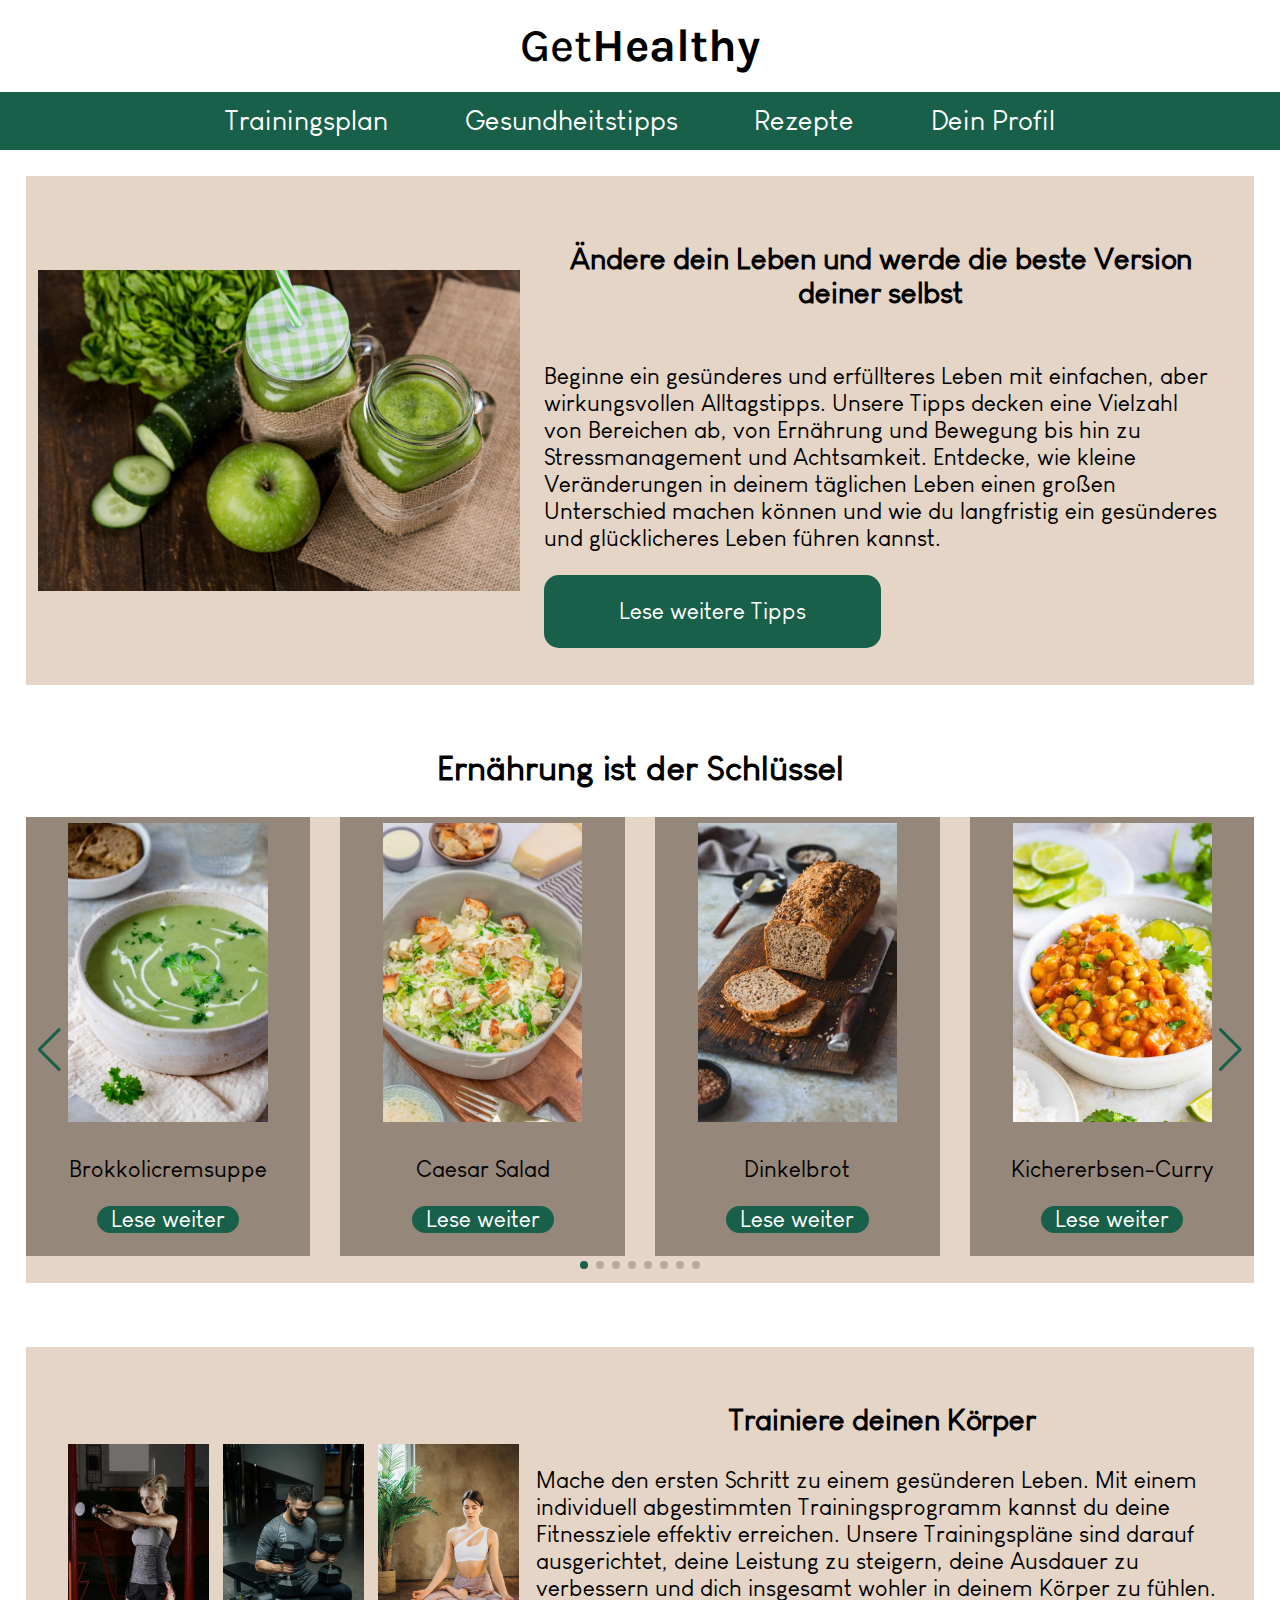
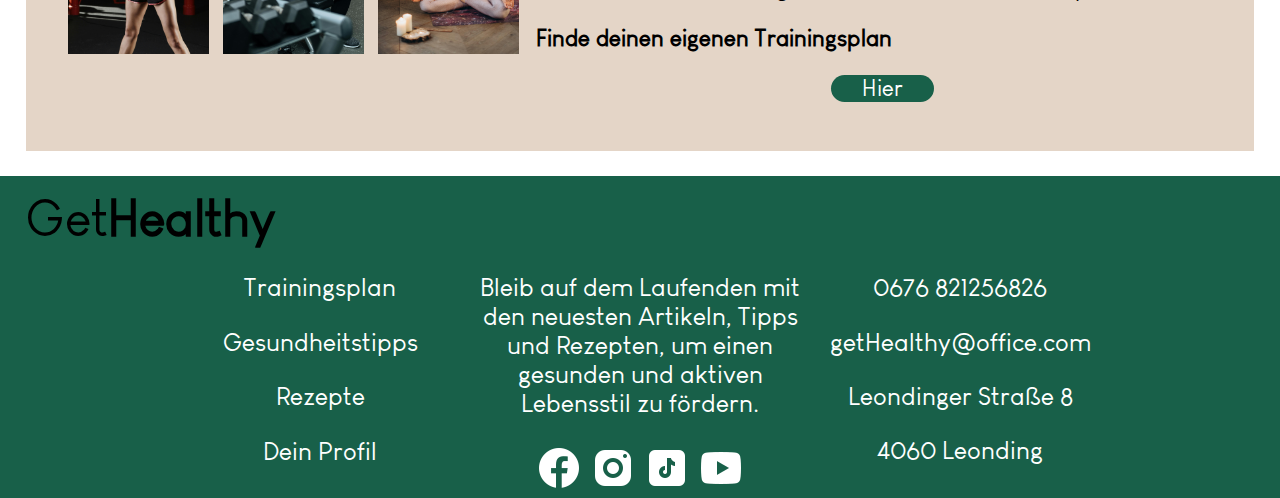
<file: project/GetHealthy/index.html>
<!DOCTYPE html>
<html lang="de">

<head>
    <meta charset="UTF-8">
    <meta name="viewport" content="width=device-width, initial-scale=1.0">
    <title>GetHealthy</title>
    <link rel="stylesheet" href="./Style/style.css">

    <link rel="stylesheet" href="https://cdn.jsdelivr.net/npm/swiper@11/swiper-bundle.min.css"/>
    <script src="https://cdn.jsdelivr.net/npm/swiper@11/swiper-bundle.min.js"></script>

    <script src="JS/JSONContent/RezeptDaten.js" defer></script>
    <script src="./JS/Index.js" defer></script>
</head>

<body>

<header>
    <a href="./index.html">
        <div class="banner">
            <div class="bannerImages">

            </div>

            <h1>Get<b>Healthy</b></h1>
        </div>
    </a>
    <div class="nav">
        <a href="./Pages/Trainingsplan.html" class="navitem">
            <div>Trainingsplan</div>
        </a>
        <a href="./Pages/Gesundheitstipps.html" class="navitem">
            <div>Gesundheitstipps</div>
        </a>
        <a href="./Pages/Rezepte.html" class="navitem">
            <div>Rezepte</div>
        </a>
        <a href="./Pages/Profil.html" class="navitem">
            <div>Dein Profil</div>
        </a>
    </div>
</header>

<div id="homeTippbox">
    <img src="./Images/gesundesEssen.jpg" alt="">
    <div class="column">
        <h3>Ändere dein Leben und werde die beste Version deiner selbst</h3>
        <p>Beginne ein gesünderes und erfüllteres Leben mit einfachen, aber
            wirkungsvollen Alltagstipps. Unsere Tipps decken eine Vielzahl von Bereichen ab, von
            Ernährung und Bewegung bis hin zu Stressmanagement und Achtsamkeit. Entdecke, wie kleine
            Veränderungen in deinem täglichen Leben einen großen Unterschied machen können und wie
            du langfristig ein gesünderes und glücklicheres Leben führen kannst.</p>
        <div class="button">
            <a href="./Pages/Gesundheitstipps.html">
                <p>Lese weitere Tipps</p>
            </a>
        </div>

    </div>

</div>

<h2>Ernährung ist der Schlüssel</h2>


<div class="swiper foodSwiper">
    <div class="swiper-wrapper" id="swiper-wrapper">

    </div>
    <div class="swiper-button-prev"></div>
    <div class="swiper-button-next"></div>
    <div class="swiper-pagination"></div>

</div>


<div id="homeTrainingsbox">
    <div id="trainingsboxImages">
        <img src="Images/FrauTrainiert.jpg" alt="">
        <img src="./Images/KurzhantelTranieren.jpg" alt="">
        <img src="./Images/Meditieren.jpg" alt="">
    </div>
    <div id="trainingsboxText">
        <h3>Trainiere deinen Körper</h3>
        <p>Mache den ersten Schritt zu einem gesünderen Leben. Mit einem individuell abgestimmten
            Trainingsprogramm kannst du deine Fitnessziele effektiv erreichen. Unsere Trainingspläne
            sind darauf ausgerichtet, deine Leistung zu steigern, deine Ausdauer zu verbessern und
            dich insgesamt wohler in deinem Körper zu fühlen.</p>
        <p><b>Finde deinen eigenen Trainingsplan</b></p>
        <div class="button">
            <a href="./Pages/Trainingsplan.html">
                <p>Hier</p>
            </a>
        </div>
    </div>
</div>

<footer>
    <h1>Get<b>Healthy</b></h1>
    <div class="row">
        <div class="threeColumns">
            <p><a href="./Pages/Trainingsplan.html">Trainingsplan</a></p>
            <p><a href="./Pages/Gesundheitstipps.html">Gesundheitstipps</a></p>
            <p><a href="./Pages/Rezepte.html">Rezepte</a></p>
            <p><a href="./Pages/Profil.html">Dein Profil</a></p>
        </div>
        <div class="threeColumns">
            <p>Bleib auf dem Laufenden mit den neuesten Artikeln, Tipps und Rezepten, um einen
                gesunden und aktiven Lebensstil zu fördern.</p>
            <img src="./Images/icons8-facebook-48.png" alt="">
            <img src="./Images/icons8-instagram-48.png" alt="">
            <img src="./Images/icons8-tiktok-48.png" alt="">
            <img src="./Images/icons8-youtube-48.png" alt="">
        </div>
        <div class="threeColumns">
            <p>0676 821256826</p>
            <p>getHealthy@office.com</p>
            <p>Leondinger Straße 8</p>
            <p>4060 Leonding</p>
        </div>
    </div>

</footer>
</body>

</html>
</file>
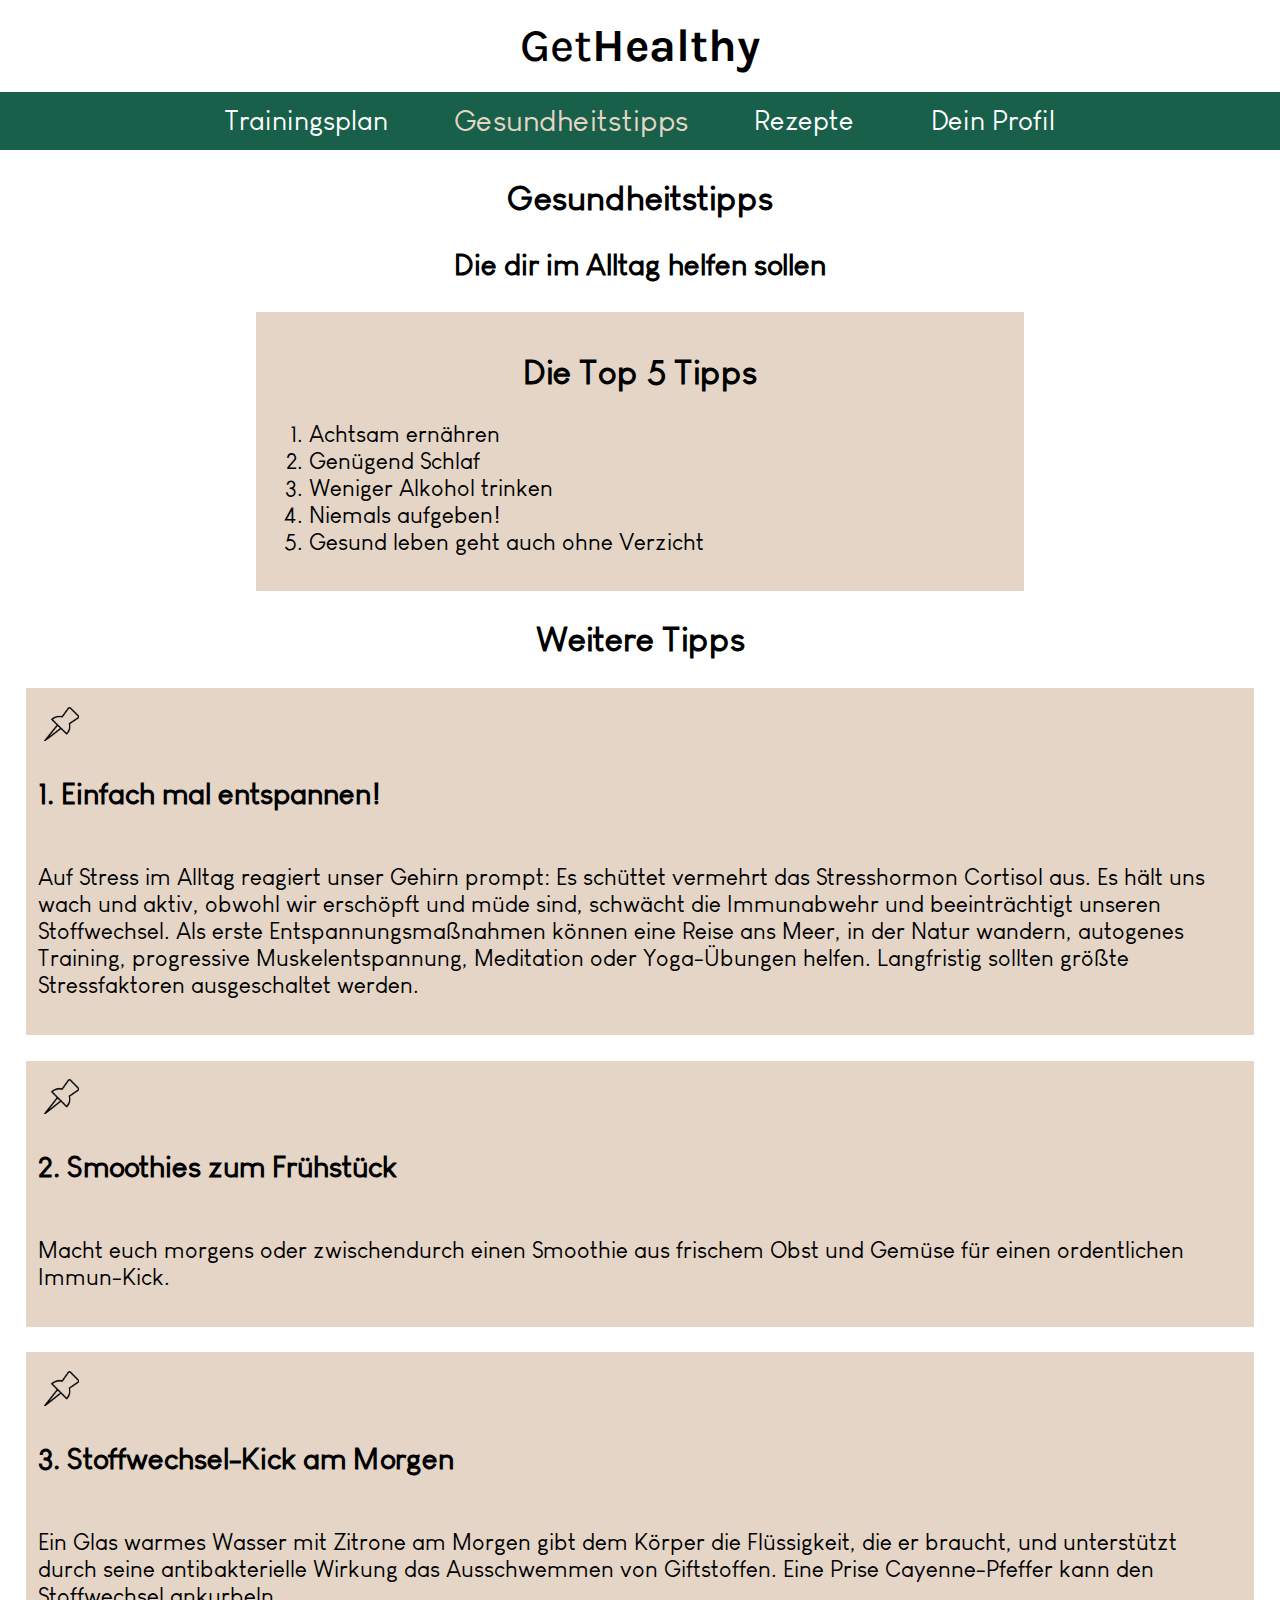
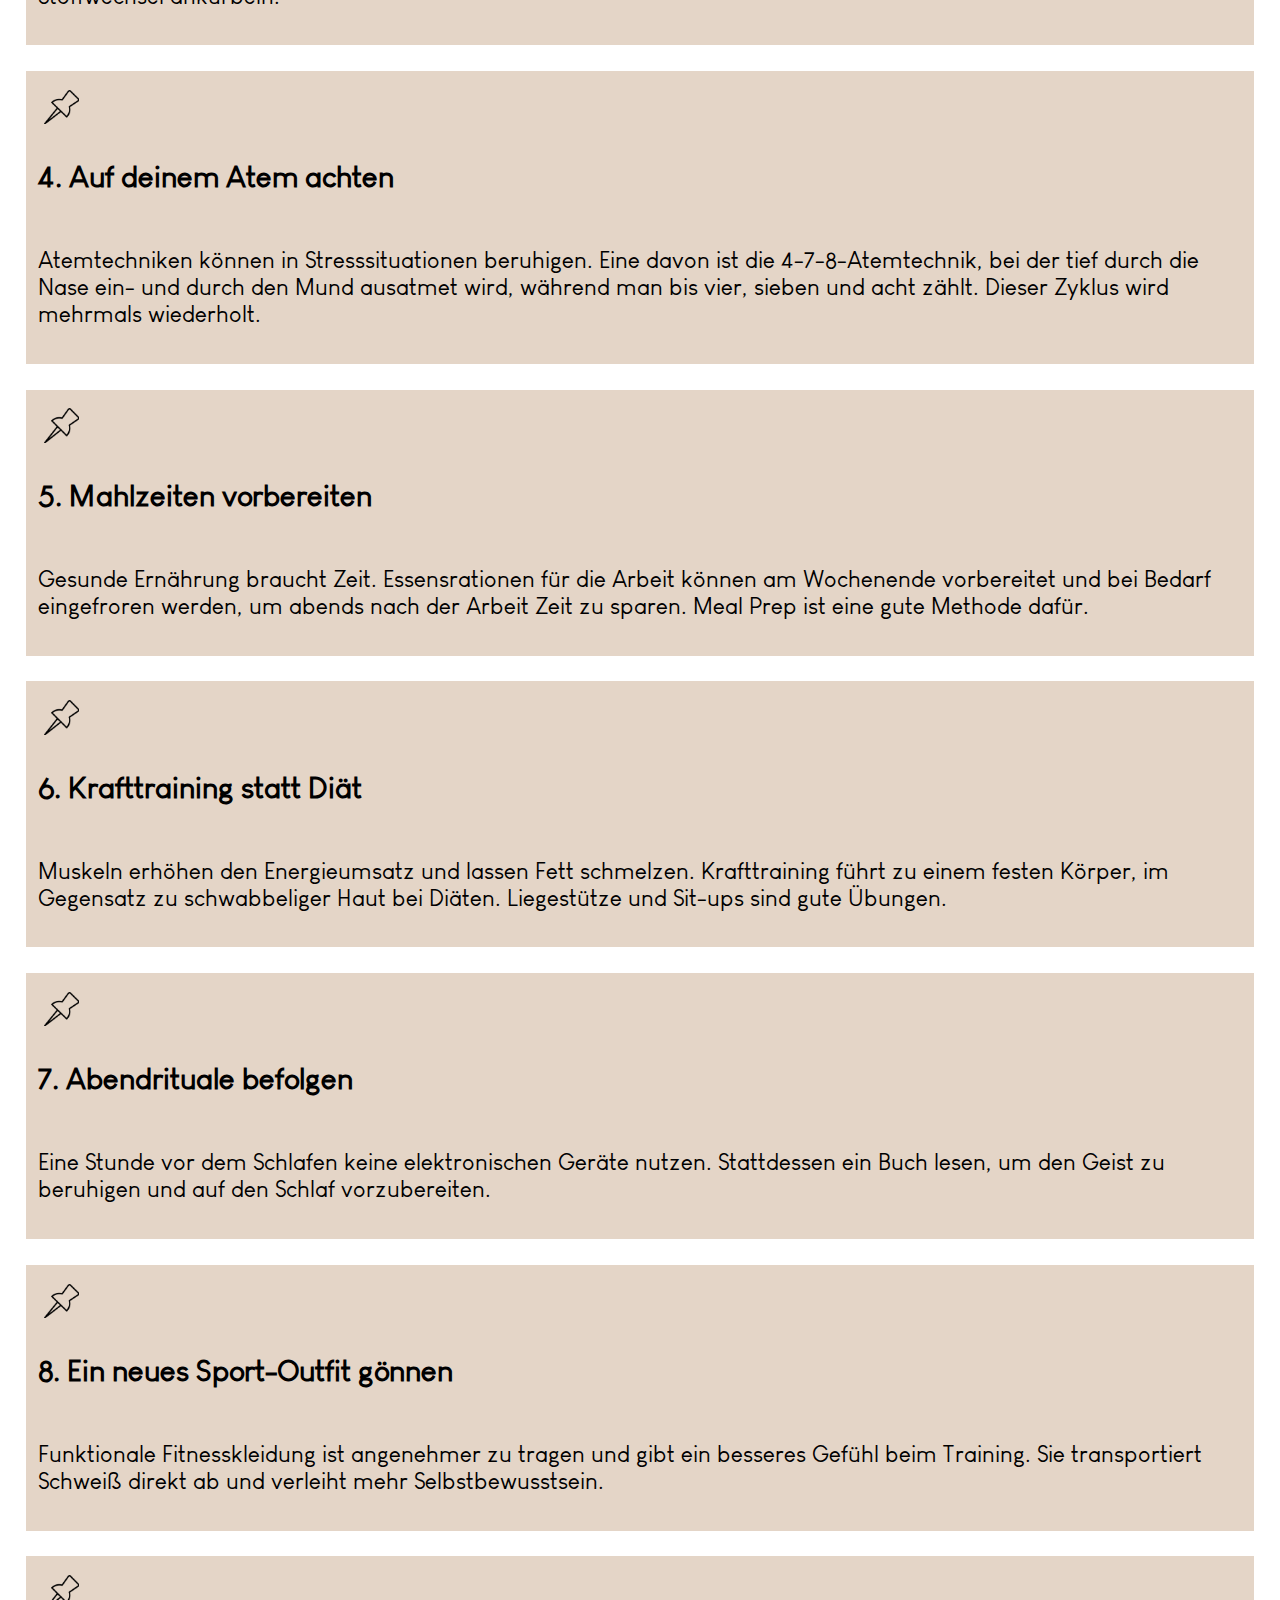
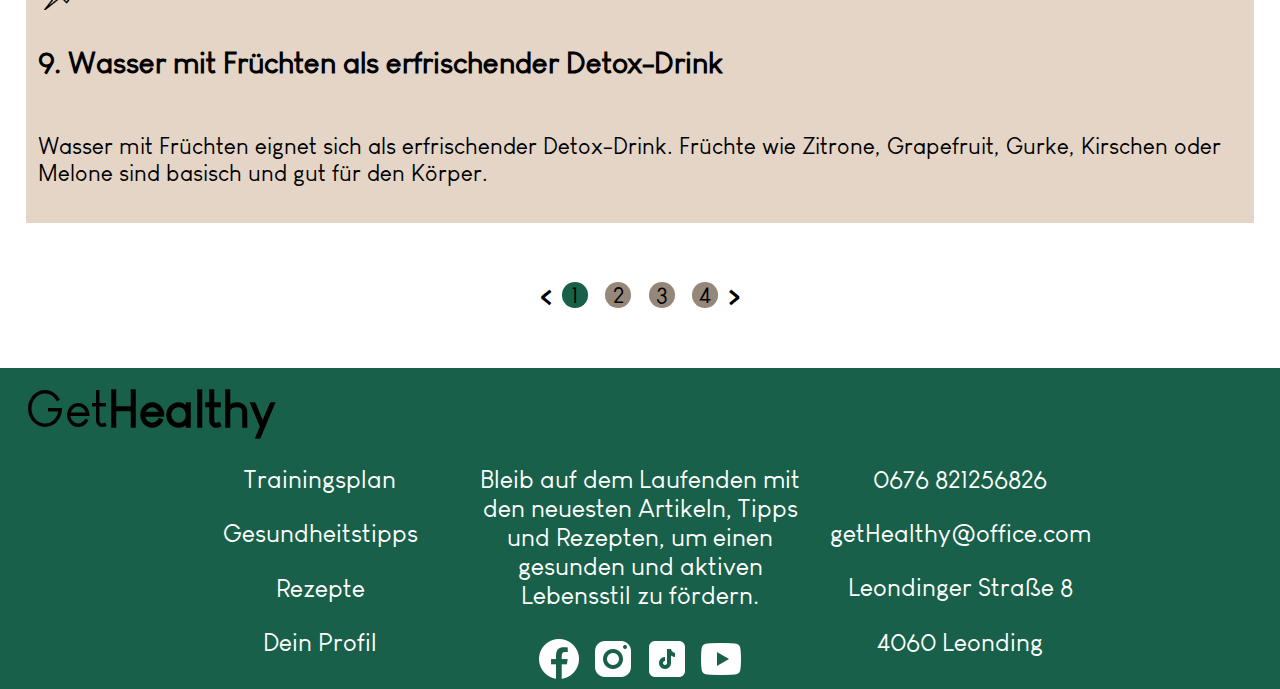
<file: project/GetHealthy/Pages/Gesundheitstipps.html>
<!DOCTYPE html>
<html lang="de">
<head>
    <meta charset="UTF-8">
    <meta name="viewport" content="width=device-width, initial-scale=1.0">
    <title>GetHealthy - Gesundheitstipps</title>
    <link rel="stylesheet" href="../Style/style.css">
    <script src="../JS/JSONContent/TippDaten.js" defer></script>
    <script src="../JS/Gesundheitstipps.js" defer></script>
</head>
<body>
<header>
    <a href="../index.html">
        <div class="banner">
            <div class="bannerImages">
            </div>
            <h1>Get<b>Healthy</b></h1>
        </div>
    </a>
    <div class="nav">
        <a href="Trainingsplan.html" class="navitem">
            <div>Trainingsplan</div>
        </a>
        <a href="Gesundheitstipps.html" class="navitem">
            <div id="current">Gesundheitstipps</div>
        </a>
        <a href="Rezepte.html" class="navitem">
            <div>Rezepte</div>
        </a>
        <a href="Profil.html" class="navitem">
            <div>Dein Profil</div>
        </a>
    </div>
</header>
<h2>Gesundheitstipps</h2>
<h3>Die dir im Alltag helfen sollen</h3>
<div id="toplistBox">
    <h2>Die Top 5 Tipps</h2>
    <ol>
        <li onclick="showOneTipp(26)">Achtsam ernähren</li>
        <li onclick="showOneTipp(9)">Genügend Schlaf</li>
        <li onclick="showOneTipp(17)">Weniger Alkohol trinken</li>
        <li onclick="showOneTipp(12)">Niemals aufgeben!</li>
        <li onclick="showOneTipp(14)">Gesund leben geht auch ohne Verzicht</li>
    </ol>
    <div id="startPoint"></div>
</div>
<h2>Weitere Tipps</h2>
<div id="allTipps"></div>
<div id="pageNavigation">
    <h3 onclick="previousTipps()">&lt;</h3>
    <div class="circlePageNav" onclick="showTipps(0)" id="circlePageNav0">1</div>
    <div class="circlePageNav" onclick="showTipps(1)" id="circlePageNav1">2</div>
    <div class="circlePageNav" onclick="showTipps(2)" id="circlePageNav2">3</div>
    <div class="circlePageNav" onclick="showTipps(3)" id="circlePageNav3">4</div>
    <h3 onclick="nextTipps()">&gt;</h3>
</div>
<footer>
    <h1>Get<b>Healthy</b></h1>
    <div class="row">
        <div class="threeColumns">
            <p><a href="./Trainingsplan.html">Trainingsplan</a></p>
            <p><a href="./Gesundheitstipps.html">Gesundheitstipps</a></p>
            <p><a href="./Rezepte.html">Rezepte</a></p>
            <p><a href="./Profil.html">Dein Profil</a></p>
        </div>
        <div class="threeColumns">
            <p>Bleib auf dem Laufenden mit den neuesten Artikeln, Tipps und Rezepten, um einen
                gesunden und aktiven Lebensstil zu fördern.
            </p>
            <img src="../Images/icons8-facebook-48.png" alt="">
            <img src="../Images/icons8-instagram-48.png" alt="">
            <img src="../Images/icons8-tiktok-48.png" alt="">
            <img src="../Images/icons8-youtube-48.png" alt="">
        </div>
        <div class="threeColumns">
            <p>0676 821256826</p>
            <p>getHealthy@office.com</p>
            <p>Leondinger Straße 8</p>
            <p>4060 Leonding</p>
        </div>
    </div>
</footer>
</body>
</html>
</file>
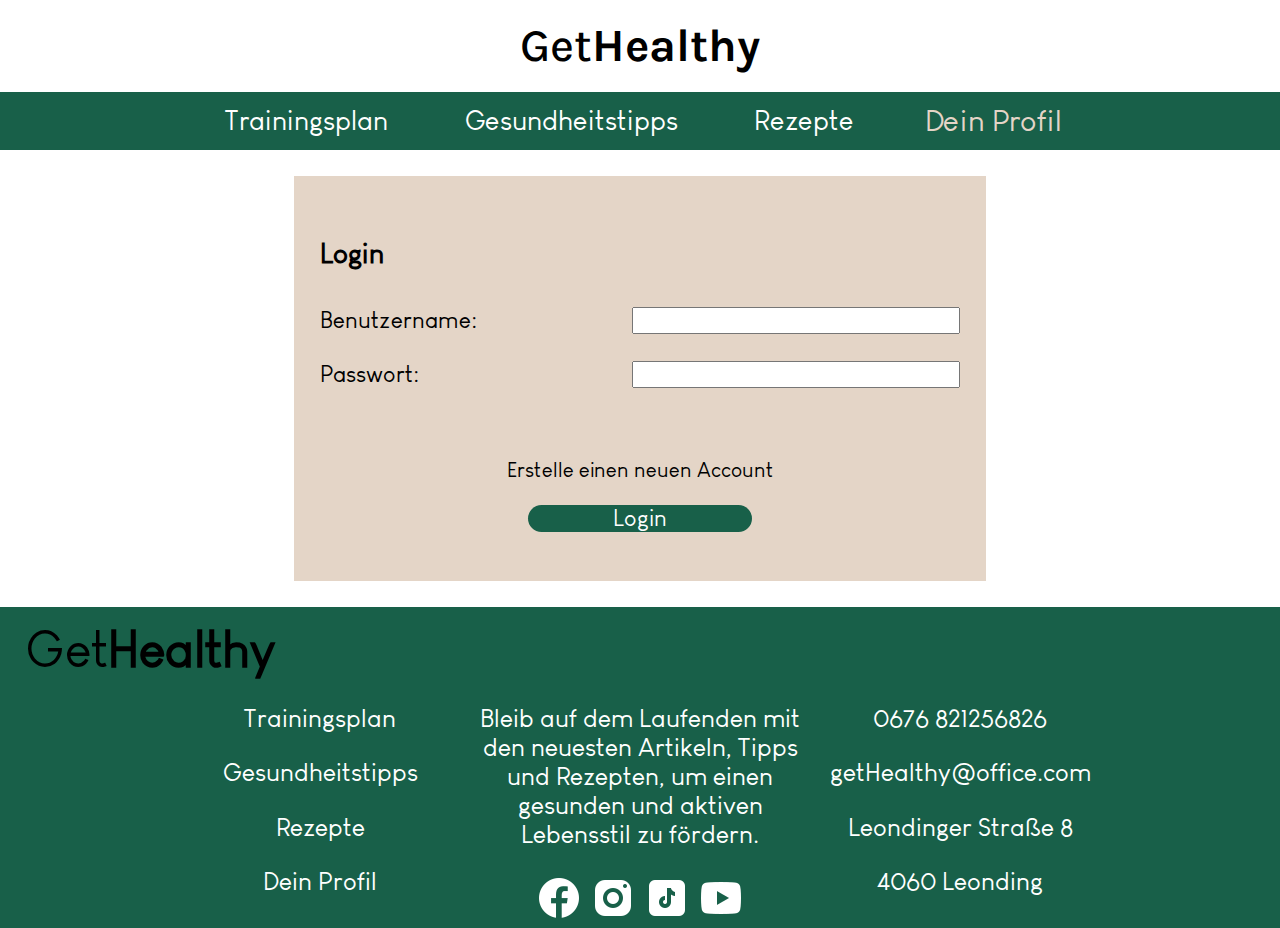
<file: project/GetHealthy/Pages/Profil.html>
<!DOCTYPE html>
<html lang="de">
<head>
    <meta charset="UTF-8">
    <meta name="viewport" content="width=device-width, initial-scale=1.0">
    <title>GetHealthy - Dein Profil</title>
    <link rel="stylesheet" href="../Style/style.css">
    <link rel="stylesheet" href="https://cdn.jsdelivr.net/npm/swiper@11/swiper-bundle.min.css"/>
    <script src="https://cdn.jsdelivr.net/npm/swiper@11/swiper-bundle.min.js"></script>
    <script src="../JS/JSONContent/RezeptDaten.js"></script>
    <script src="../JS/JSONContent/TippDaten.js"></script>
    <script src="../JS/JSONContent/TrainingsDaten.js"></script>
    <script src="../JS/Profil.js" defer></script>
</head>
<body>
<header>
    <a href="../index.html">
        <div class="banner">
            <div class="bannerImages"></div>
            <h1>Get<b>Healthy</b></h1>
        </div>
    </a>
    <div class="nav">
        <a href="Trainingsplan.html" class="navitem">
            <div>Trainingsplan</div>
        </a>
        <a href="Gesundheitstipps.html" class="navitem">
            <div>Gesundheitstipps</div>
        </a>
        <a href="Rezepte.html" class="navitem">
            <div>Rezepte</div>
        </a>
        <a href="Profil.html" class="navitem">
            <div id="current">Dein Profil</div>
        </a>
    </div>
</header>
<div id="content">
    <div id="loginBox">
        <div id="login"></div>
    </div>
</div>
<footer>
    <h1>Get<b>Healthy</b></h1>
    <div class="row">
        <div class="threeColumns">
            <p><a href="./Trainingsplan.html">Trainingsplan</a></p>
            <p><a href="./Gesundheitstipps.html">Gesundheitstipps</a></p>
            <p><a href="./Rezepte.html">Rezepte</a></p>
            <p><a href="./Profil.html">Dein Profil</a></p>
        </div>
        <div class="threeColumns">
            <p>Bleib auf dem Laufenden mit den neuesten Artikeln, Tipps und Rezepten, um einen
                gesunden und aktiven Lebensstil zu fördern.
            </p>
            <img src="../Images/icons8-facebook-48.png" alt="">
            <img src="../Images/icons8-instagram-48.png" alt="">
            <img src="../Images/icons8-tiktok-48.png" alt="">
            <img src="../Images/icons8-youtube-48.png" alt="">
        </div>
        <div class="threeColumns">
            <p>0676 821256826</p>
            <p>getHealthy@office.com</p>
            <p>Leondinger Straße 8</p>
            <p>4060 Leonding</p>
        </div>
    </div>
</footer>
</body>
</html>
</file>
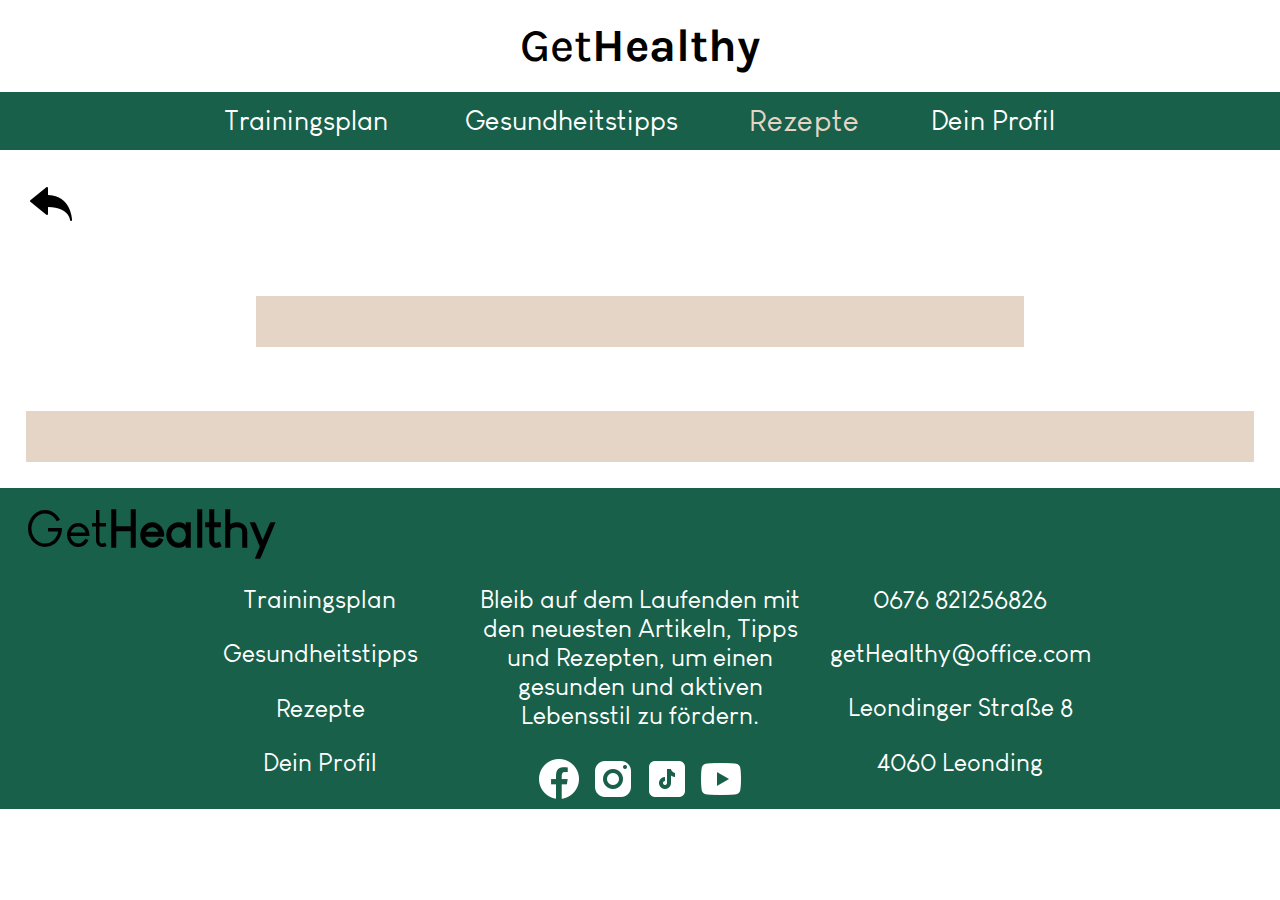
<file: project/GetHealthy/Pages/RezeptDetail.html>
<!DOCTYPE html>
<html lang="de">
<head>
    <meta charset="UTF-8">
    <meta name="viewport" content="width=device-width, initial-scale=1.0">
    <title id="title">GetHealthy - Rezepte 'Detail'</title>
    <link rel="stylesheet" href="../Style/style.css">
    <script src="../JS/JSONContent/RezeptDaten.js" defer></script>
    <script src="../JS/RezepteDetail.js" defer></script>
</head>
<body>
<header>
    <a href="../index.html">
        <div class="banner">
            <div class="bannerImages">
            </div>
            <h1>Get<b>Healthy</b></h1>
        </div>
    </a>
    <div class="nav">
        <a href="Trainingsplan.html" class="navitem">
            <div>Trainingsplan</div>
        </a>
        <a href="Gesundheitstipps.html" class="navitem">
            <div>Gesundheitstipps</div>
        </a>
        <a href="Rezepte.html" class="navitem">
            <div id="current">Rezepte</div>
        </a>
        <a href="Profil.html" class="navitem">
            <div>Dein Profil</div>
        </a>
    </div>
</header>
<a href="./Rezepte.html" id="returnLink">
    <img src="../Images/icon_pfeil.png" alt="pfeil" class="return">
</a>
<div id="recipe"></div>
<div id="recipeSuggestions">
</div>
<footer>
    <h1>Get<b>Healthy</b></h1>
    <div class="row">
        <div class="threeColumns">
            <p><a href="./Trainingsplan.html">Trainingsplan</a></p>
            <p><a href="./Gesundheitstipps.html">Gesundheitstipps</a></p>
            <p><a href="./Rezepte.html">Rezepte</a></p>
            <p><a href="./Profil.html">Dein Profil</a></p>
        </div>
        <div class="threeColumns">
            <p>Bleib auf dem Laufenden mit den neuesten Artikeln, Tipps und Rezepten, um einen
                gesunden und aktiven Lebensstil zu fördern.
            </p>
            <img src="../Images/icons8-facebook-48.png" alt="">
            <img src="../Images/icons8-instagram-48.png" alt="">
            <img src="../Images/icons8-tiktok-48.png" alt="">
            <img src="../Images/icons8-youtube-48.png" alt="">
        </div>
        <div class="threeColumns">
            <p>0676 821256826</p>
            <p>getHealthy@office.com</p>
            <p>Leondinger Straße 8</p>
            <p>4060 Leonding</p>
        </div>
    </div>
</footer>
</body>
</html>
</file>
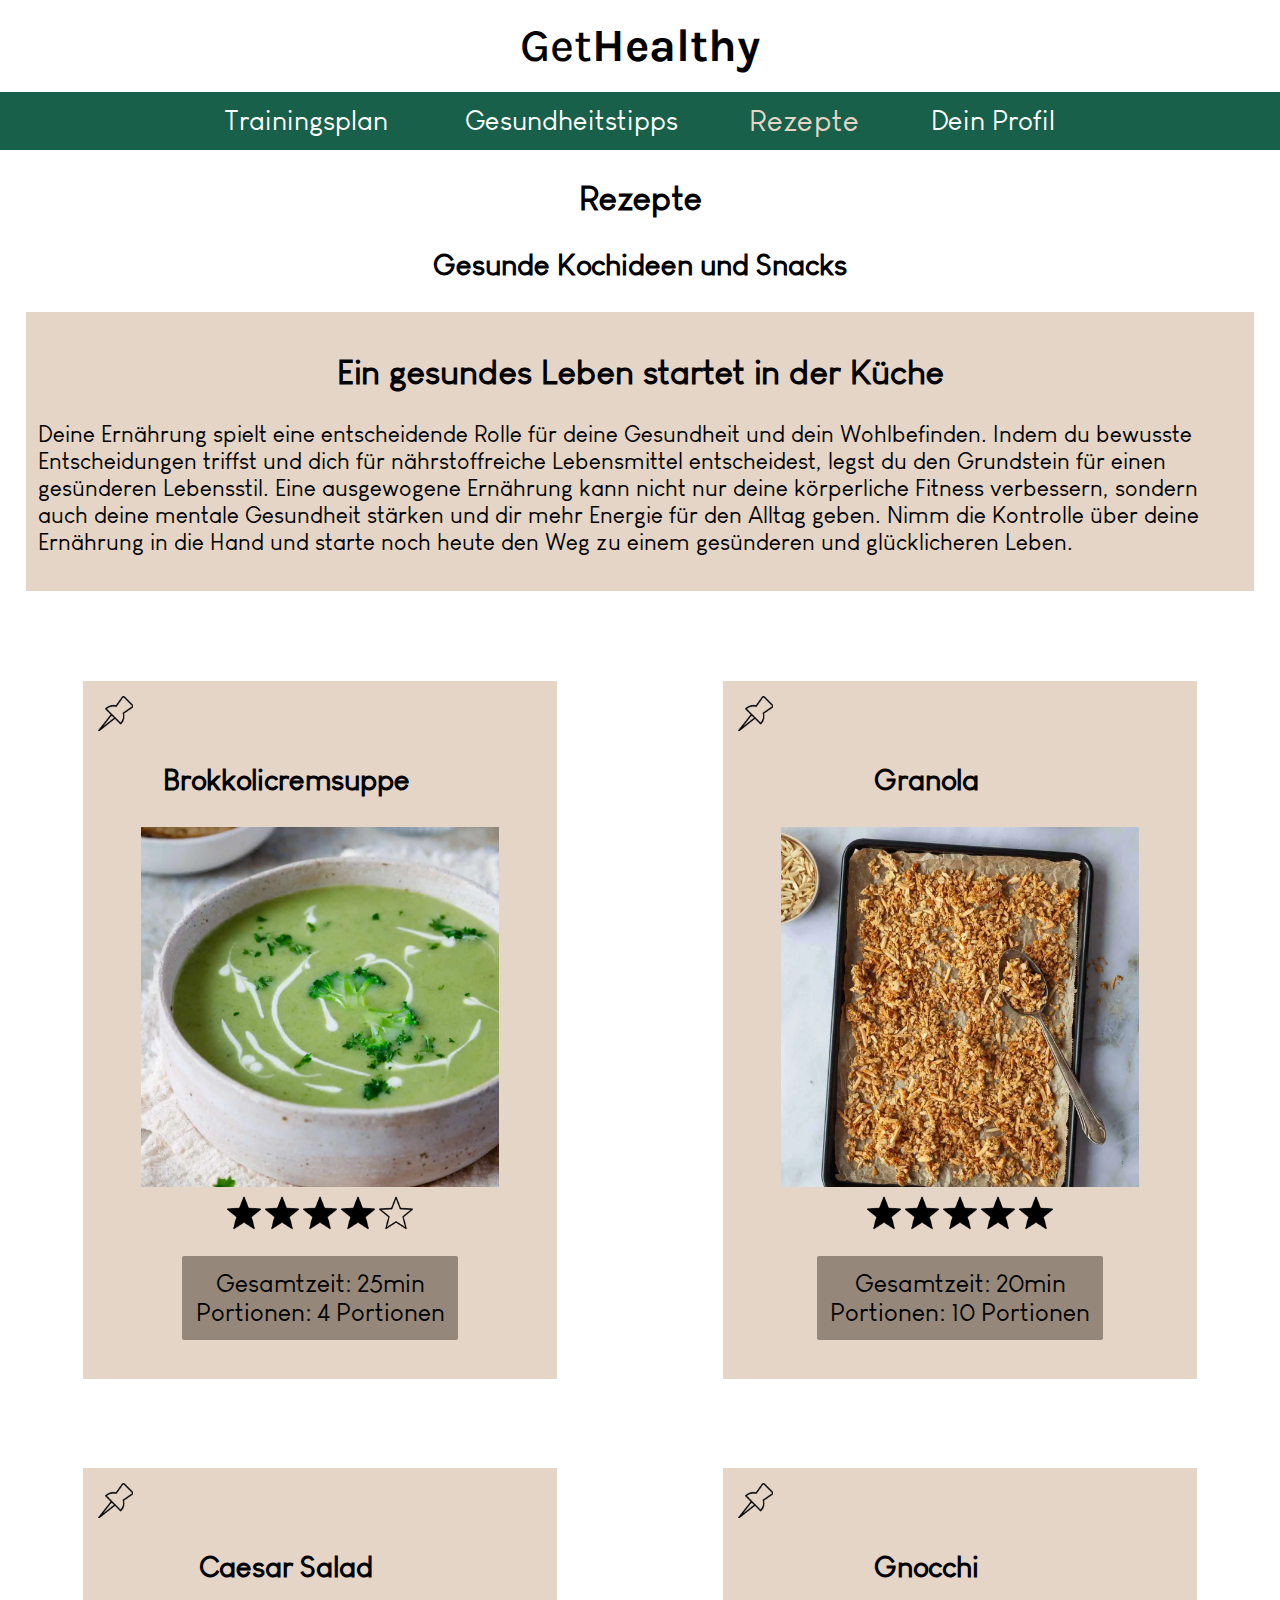
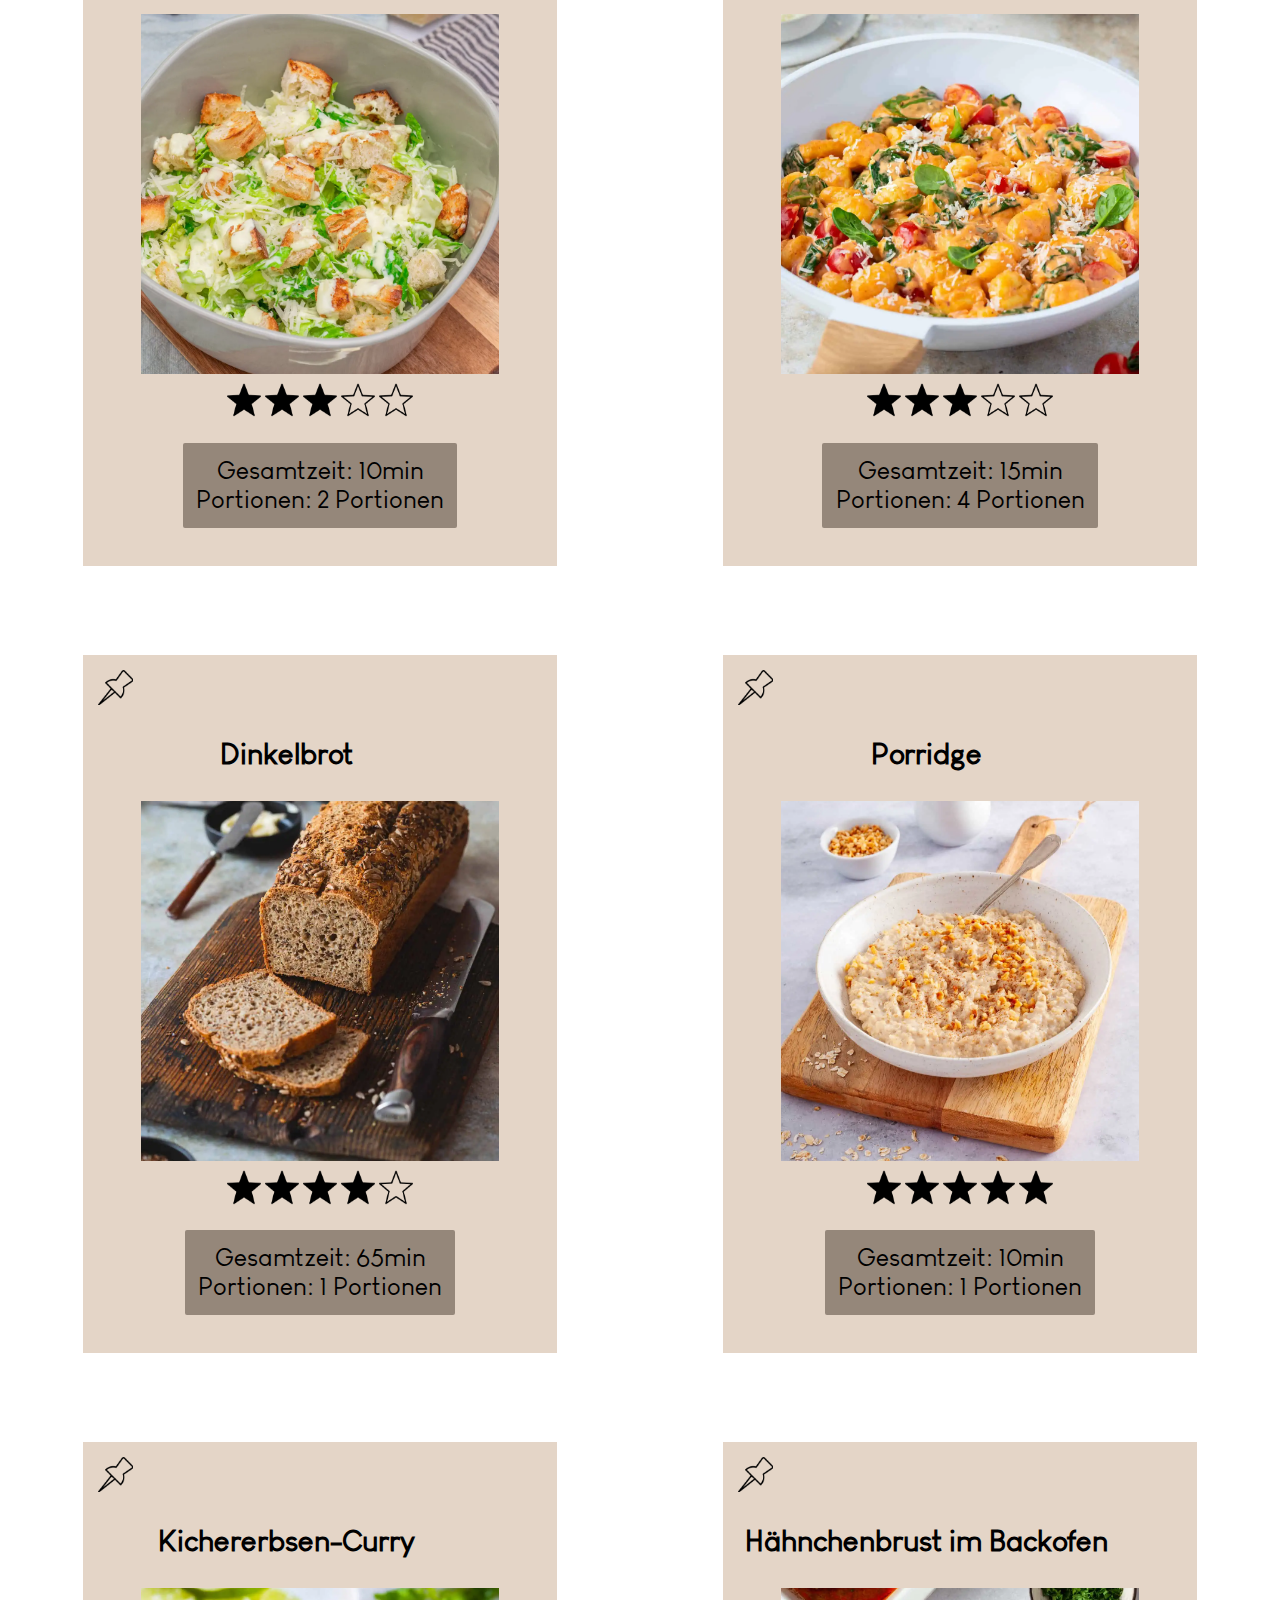
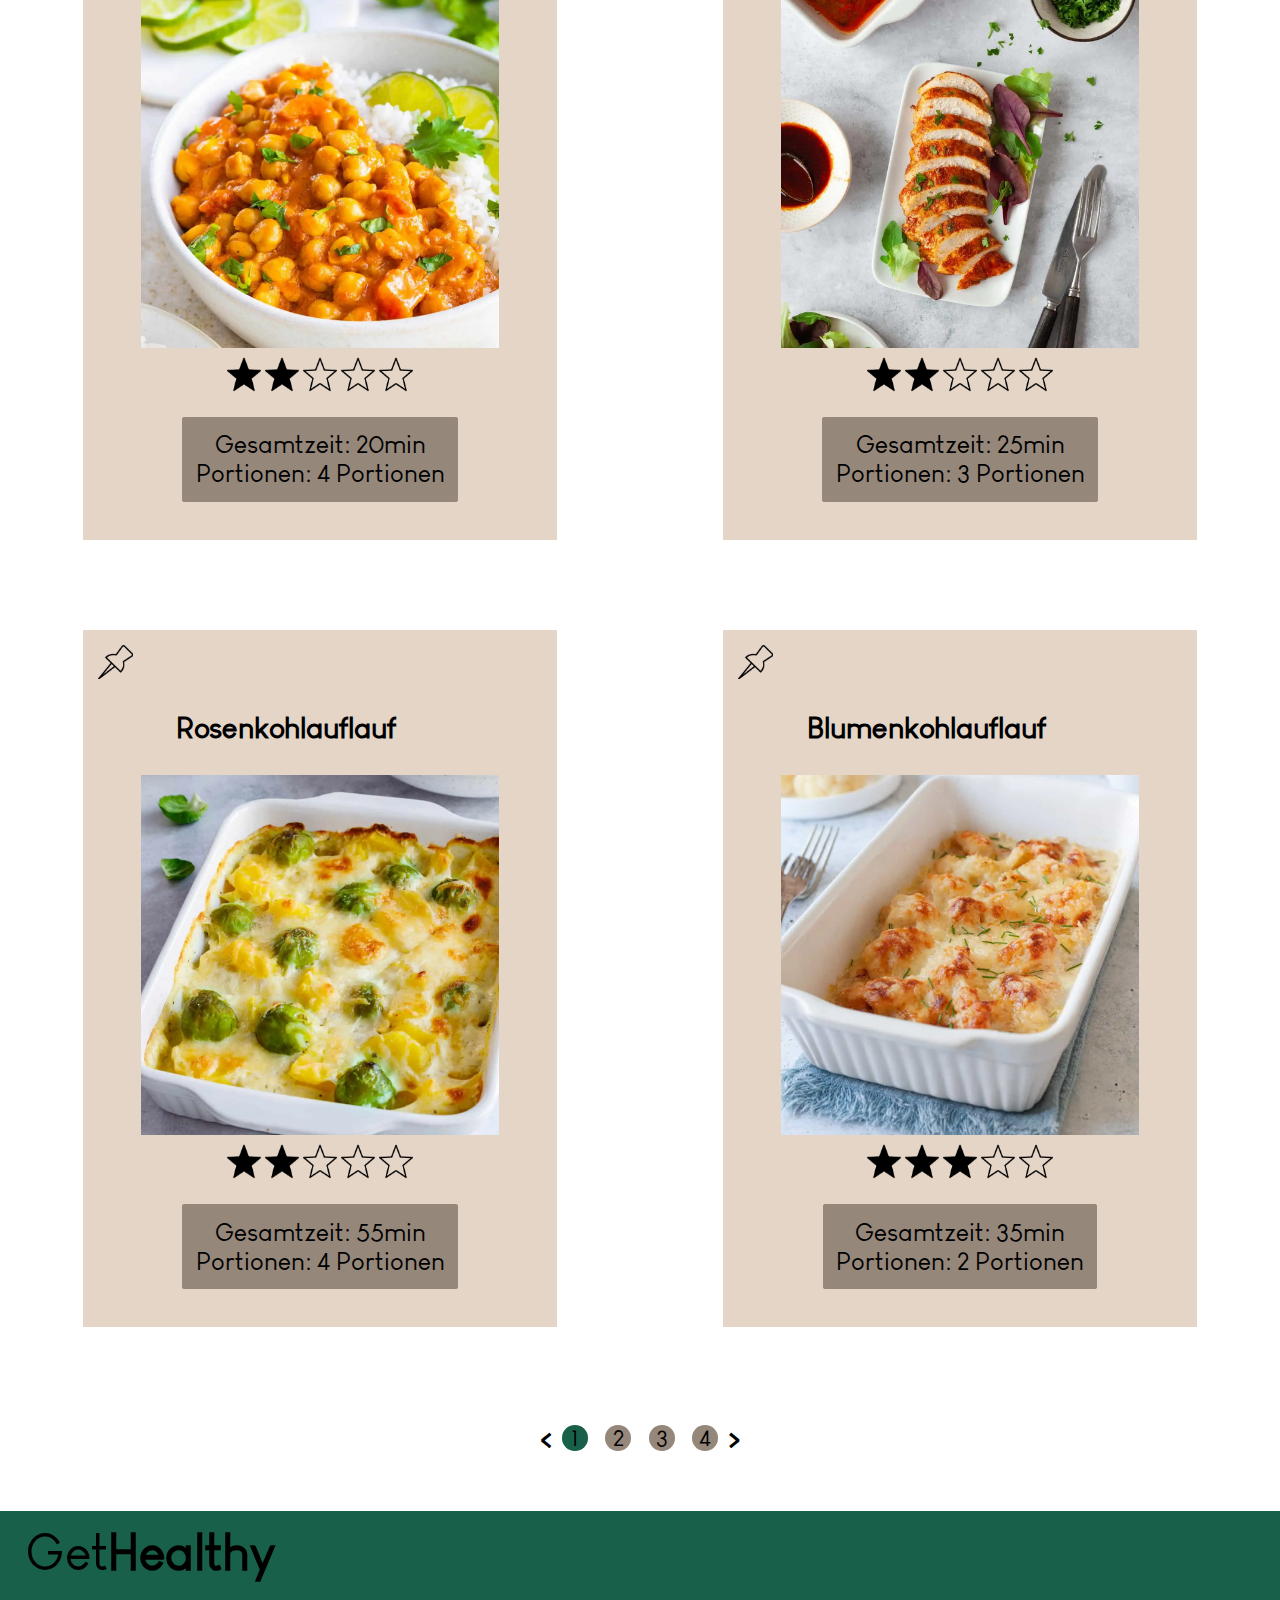
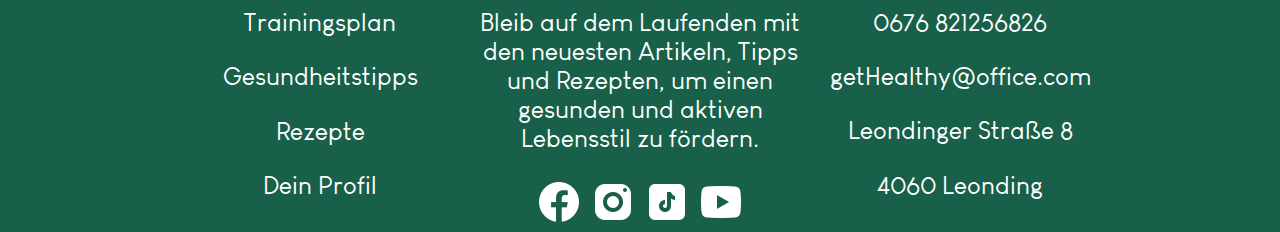
<file: project/GetHealthy/Pages/Rezepte.html>
<!DOCTYPE html>
<html lang="de">
<head>
    <meta charset="UTF-8">
    <meta name="viewport" content="width=device-width, initial-scale=1.0">
    <title>GetHealthy - Rezepte </title>
    <link rel="stylesheet" href="../Style/style.css">
    <script src="../JS/JSONContent/RezeptDaten.js" defer></script>
    <script src="../JS/Rezepte.js" defer></script>
</head>
<body>
<header>
    <a href="../index.html">
        <div class="banner">
            <div class="bannerImages"></div>
            <h1>Get<b>Healthy</b></h1>
        </div>
    </a>
    <div class="nav">
        <a href="Trainingsplan.html" class="navitem">
            <div>Trainingsplan</div>
        </a>
        <a href="Gesundheitstipps.html" class="navitem">
            <div>Gesundheitstipps</div>
        </a>
        <a href="Rezepte.html" class="navitem">
            <div id="current">Rezepte</div>
        </a>
        <a href="Profil.html" class="navitem">
            <div>Dein Profil</div>
        </a>
    </div>
</header>
<h2>Rezepte</h2>
<h3>Gesunde Kochideen und Snacks </h3>
<div id="foodIntroduction">
    <h2>Ein gesundes Leben startet in der Küche</h2>
    <p>Deine Ernährung spielt eine entscheidende Rolle für deine Gesundheit und dein Wohlbefinden. Indem du
        bewusste Entscheidungen triffst und dich für nährstoffreiche Lebensmittel entscheidest, legst du
        den Grundstein für einen gesünderen Lebensstil. Eine ausgewogene Ernährung kann nicht nur deine
        körperliche Fitness verbessern, sondern auch deine mentale Gesundheit stärken und dir mehr
        Energie für den Alltag geben. Nimm die Kontrolle über deine Ernährung in die Hand und starte
        noch heute den Weg zu einem gesünderen und glücklicheren Leben.
    </p>
    <p id="startPoint"></p>
</div>
<div id="allRecipes"></div>
<div id="pageNavigation">
    <h3 onclick="previousRecipes()">&lt;</h3>
    <div class="circlePageNav" onclick="loadAllRecipes(0)" id="circlePageNav0">1</div>
    <div class="circlePageNav" onclick="loadAllRecipes(1)" id="circlePageNav1">2</div>
    <div class="circlePageNav" onclick="loadAllRecipes(2)" id="circlePageNav2">3</div>
    <div class="circlePageNav" onclick="loadAllRecipes(3)" id="circlePageNav3">4</div>
    <h3 onclick="nextRecipes()">&gt;</h3>
</div>
<footer>
    <h1>Get<b>Healthy</b></h1>
    <div class="row">
        <div class="threeColumns">
            <p><a href="./Trainingsplan.html">Trainingsplan</a></p>
            <p><a href="./Gesundheitstipps.html">Gesundheitstipps</a></p>
            <p><a href="./Rezepte.html">Rezepte</a></p>
            <p><a href="./Profil.html">Dein Profil</a></p>
        </div>
        <div class="threeColumns">
            <p>Bleib auf dem Laufenden mit den neuesten Artikeln, Tipps und Rezepten, um einen
                gesunden und aktiven Lebensstil zu fördern.
            </p>
            <img src="../Images/icons8-facebook-48.png" alt="">
            <img src="../Images/icons8-instagram-48.png" alt="">
            <img src="../Images/icons8-tiktok-48.png" alt="">
            <img src="../Images/icons8-youtube-48.png" alt="">
        </div>
        <div class="threeColumns">
            <p>0676 821256826</p>
            <p>getHealthy@office.com</p>
            <p>Leondinger Straße 8</p>
            <p>4060 Leonding</p>
        </div>
    </div>
</footer>
</body>
</html>
</file>
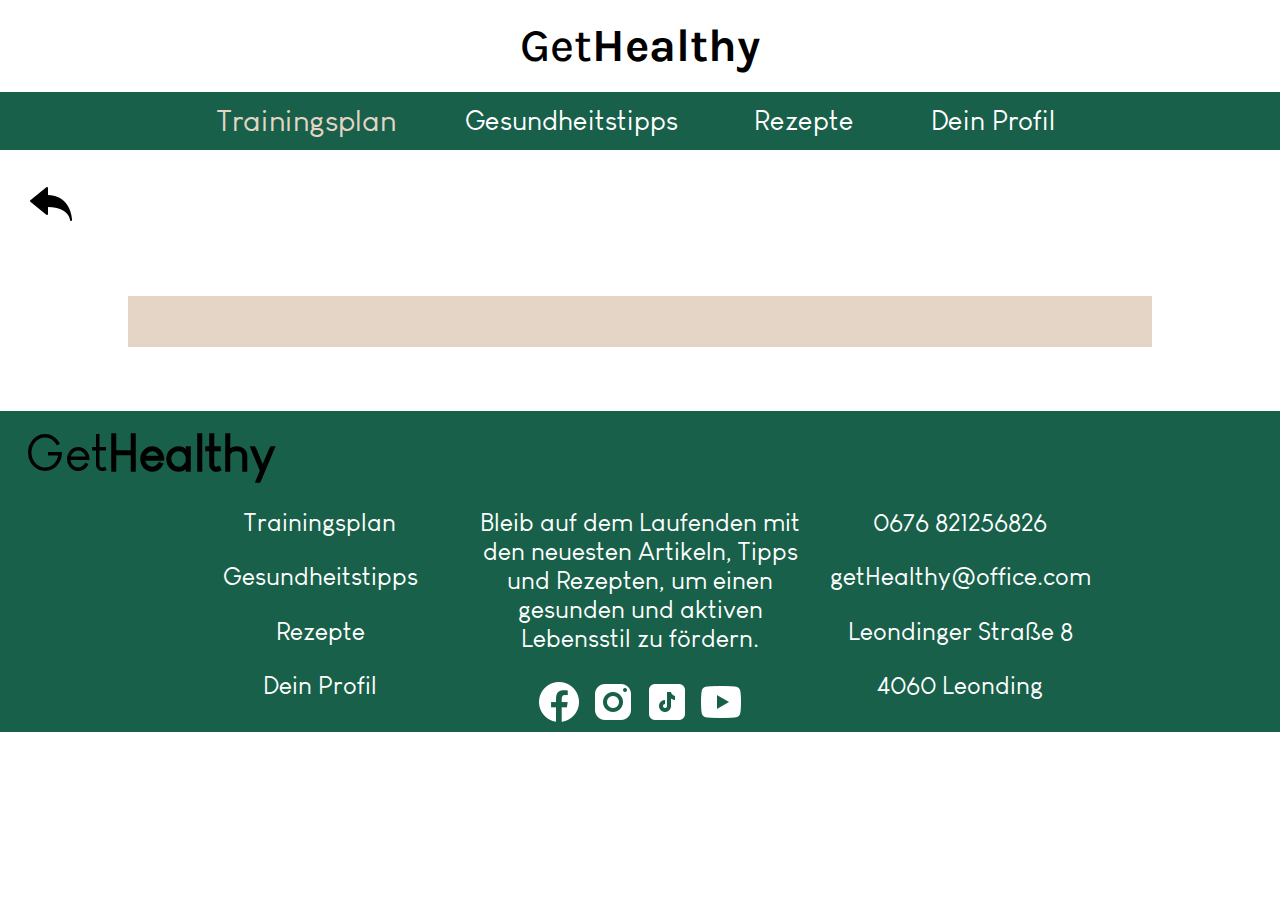
<file: project/GetHealthy/Pages/TrainingDetail.html>
<!DOCTYPE html>
<html lang="de">
<head>
    <meta charset="UTF-8">
    <meta name="viewport" content="width=device-width, initial-scale=1.0">
    <title id="title">GetHealthy - Trainingsplan 'Detail'</title>
    <link rel="stylesheet" href="../Style/style.css">
    <link rel="stylesheet" href="https://cdn.jsdelivr.net/npm/swiper@11/swiper-bundle.min.css"/>
    <script src="https://cdn.jsdelivr.net/npm/swiper@11/swiper-bundle.min.js"></script>
    <script src="../JS/JSONContent/TrainingsDaten.js" defer></script>
    <script src="../JS/TrainingDetail.js" defer></script>
</head>
<body>
<header>
    <a href="../index.html">
        <div class="banner">
            <div class="bannerImages"></div>
            <h1>Get<b>Healthy</b></h1>
        </div>
    </a>
    <div class="nav">
        <a href="Trainingsplan.html" class="navitem">
            <div id="current">Trainingsplan</div>
        </a>
        <a href="Gesundheitstipps.html" class="navitem">
            <div>Gesundheitstipps</div>
        </a>
        <a href="Rezepte.html" class="navitem">
            <div>Rezepte</div>
        </a>
        <a href="Profil.html" class="navitem">
            <div>Dein Profil</div>
        </a>
    </div>
</header>
<a href="./Trainingsplan.html" id="returnLink">
    <img src="../Images/icon_pfeil.png" alt="pfeil" class="return">
</a>
<div id="exerciseBox"></div>
<footer>
    <h1>Get<b>Healthy</b></h1>
    <div class="row">
        <div class="threeColumns">
            <p><a href="./Trainingsplan.html">Trainingsplan</a></p>
            <p><a href="./Gesundheitstipps.html">Gesundheitstipps</a></p>
            <p><a href="./Rezepte.html">Rezepte</a></p>
            <p><a href="./Profil.html">Dein Profil</a></p>
        </div>
        <div class="threeColumns">
            <p>Bleib auf dem Laufenden mit den neuesten Artikeln, Tipps und Rezepten, um einen
                gesunden und aktiven Lebensstil zu fördern.
            </p>
            <img src="../Images/icons8-facebook-48.png" alt="">
            <img src="../Images/icons8-instagram-48.png" alt="">
            <img src="../Images/icons8-tiktok-48.png" alt="">
            <img src="../Images/icons8-youtube-48.png" alt="">
        </div>
        <div class="threeColumns">
            <p>0676 821256826</p>
            <p>getHealthy@office.com</p>
            <p>Leondinger Straße 8</p>
            <p>4060 Leonding</p>
        </div>
    </div>
</footer>
</body>
</html>
</file>
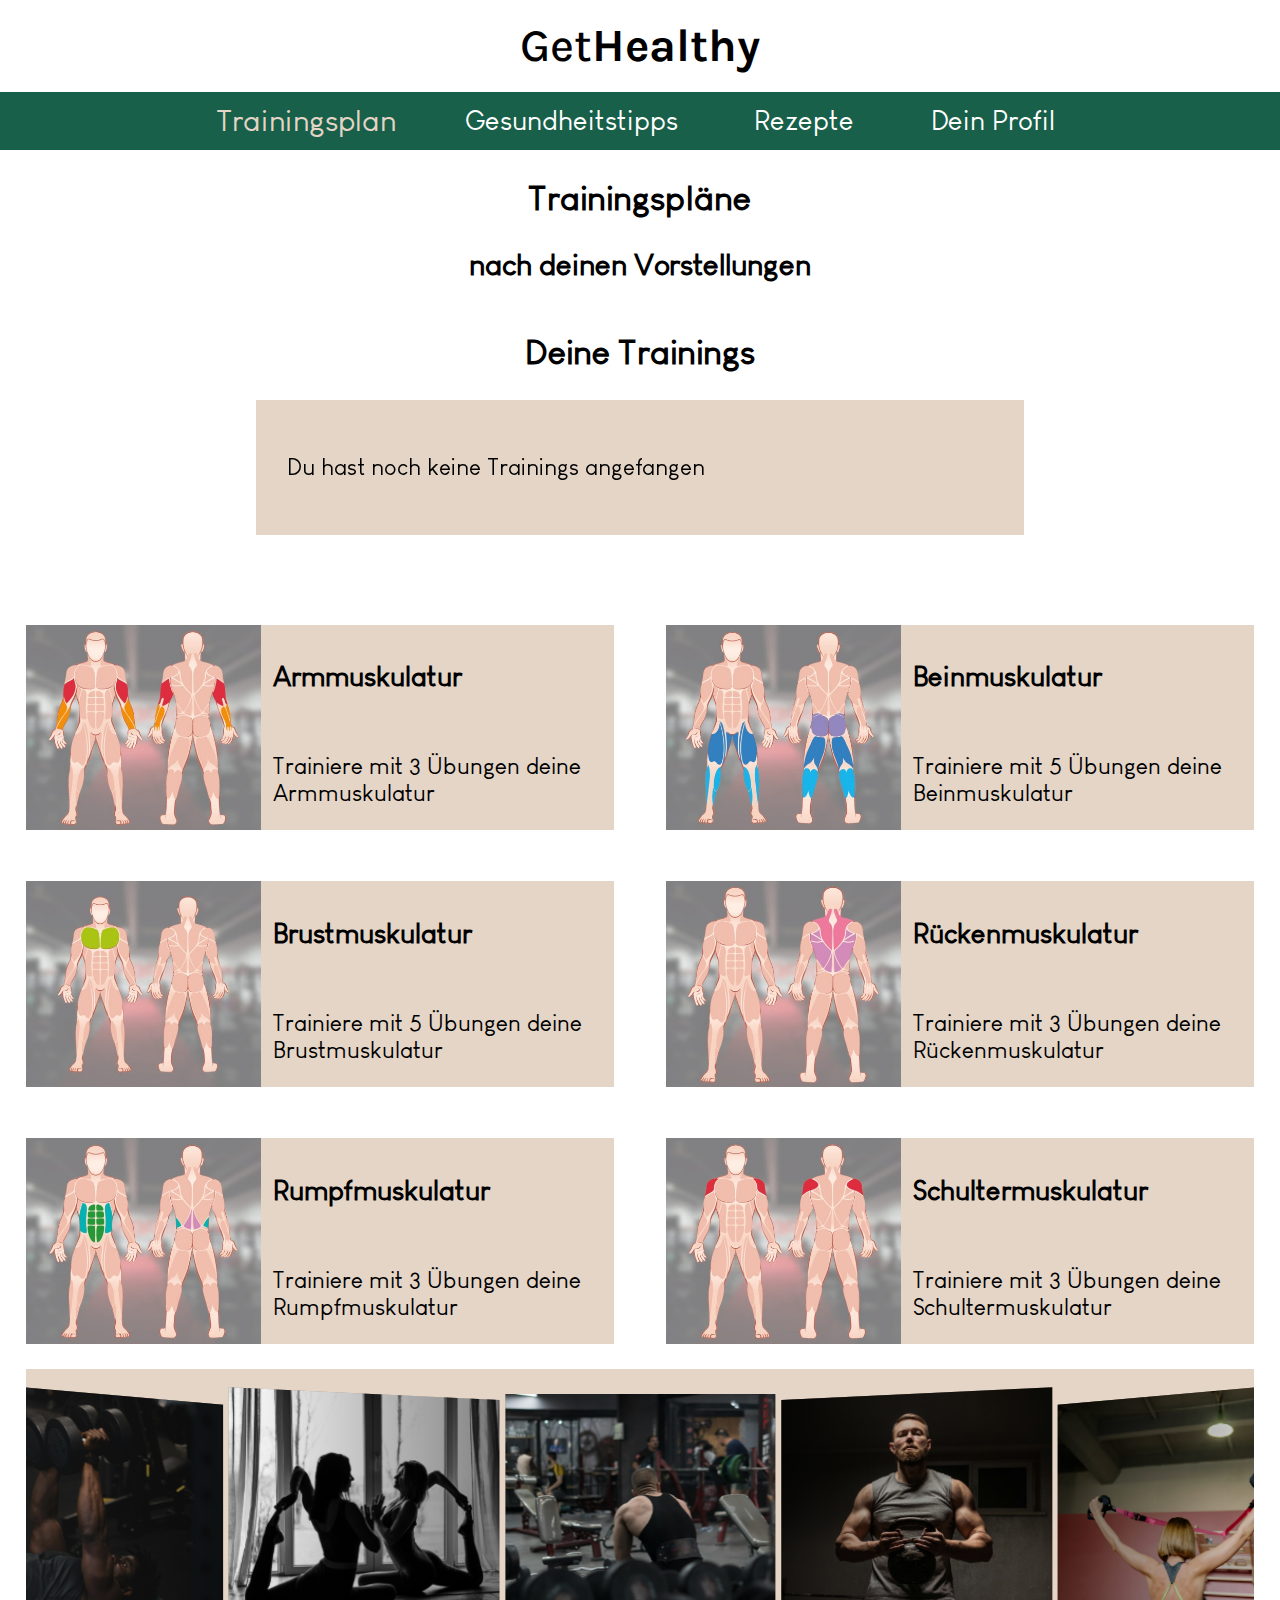
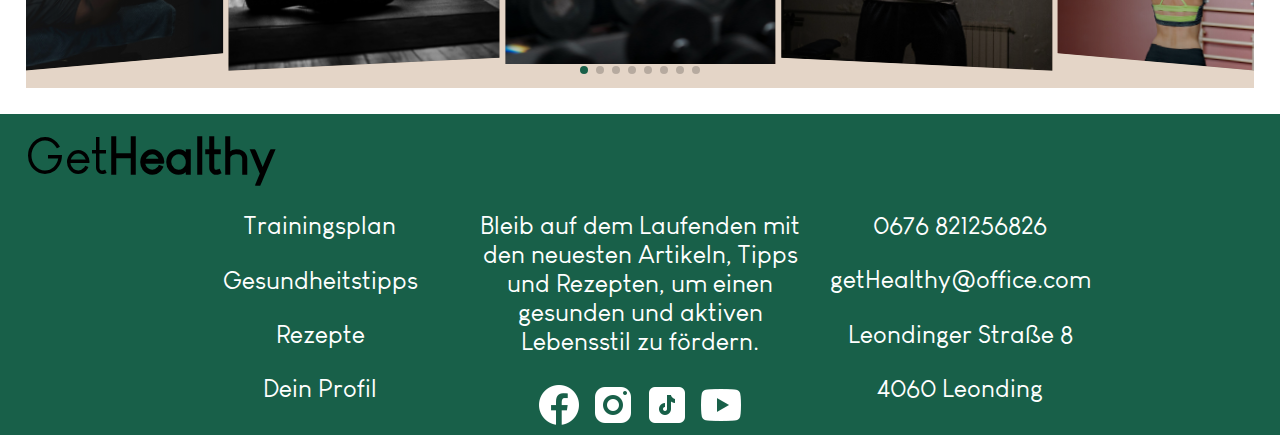
<file: project/GetHealthy/Pages/Trainingsplan.html>
<!DOCTYPE html>
<html lang="de">
<head id="trainingsPlanHead">
    <meta charset="UTF-8">
    <meta name="viewport" content="width=device-width, initial-scale=1.0">
    <title>GetHealthy - Trainingsplan</title>
    <link rel="stylesheet" href="../Style/style.css">
    <link rel="stylesheet" href="https://cdn.jsdelivr.net/npm/swiper@11/swiper-bundle.min.css"/>
    <script src="https://cdn.jsdelivr.net/npm/swiper@11/swiper-bundle.min.js"></script>
    <script src="../JS/JSONContent/TrainingsDaten.js" defer></script>
    <script src="../JS/Trainingsplan.js" defer></script>
</head>
<body>
<header>
    <a href="../index.html">
        <div class="banner">
            <div class="bannerImages"></div>
            <h1>Get<b>Healthy</b></h1>
        </div>
    </a>
    <div class="nav">
        <a href="Trainingsplan.html" class="navitem">
            <div id="current">Trainingsplan</div>
        </a>
        <a href="Gesundheitstipps.html" class="navitem">
            <div>Gesundheitstipps</div>
        </a>
        <a href="Rezepte.html" class="navitem">
            <div>Rezepte</div>
        </a>
        <a href="Profil.html" class="navitem">
            <div>Dein Profil</div>
        </a>
    </div>
</header>
<h2>Trainingspläne</h2>
<h3>nach deinen Vorstellungen</h3>
<h2 style="margin-top: 4% ">Deine Trainings</h2>
<div class="swiper trainingsSwiper">
    <div class="swiper-wrapper" id="startedTrainingsSwiper">
    </div>
    <div class="swiper-button-prev"></div>
    <div class="swiper-button-next"></div>
    <div class="swiper-pagination"></div>
</div>
<div id="trainingContent">
    <div class="row">
        <div class="trainingsBox" onclick="exercisesDetails(3)">
            <img src="../Images/Training Muskelgruppen/Muskelgruppen-Funktion-und-Training-–-Armmuskulatur.jpg"
                 alt="">
            <div class="column">
                <h4>Armmuskulatur</h4>
                <p>Trainiere mit 3 Übungen deine Armmuskulatur </p>
            </div>
        </div>
        <div class="trainingsBox" onclick="exercisesDetails(4)">
            <img src="../Images/Training Muskelgruppen/Muskelgruppen-Funktion-und-Training-–-Beinmuskulatur.jpg"
                 alt="">
            <div class="column">
                <h4>Beinmuskulatur</h4>
                <p>Trainiere mit 5 Übungen deine Beinmuskulatur </p>
            </div>
        </div>
    </div>
    <div class="row">
        <div class="trainingsBox" onclick="exercisesDetails(0)">
            <img src="../Images/Training Muskelgruppen/Muskelgruppen-Funktion-und-Training-–-Brustmuskulatur.jpg"
                 alt="">
            <div class="column">
                <h4>Brustmuskulatur</h4>
                <p>Trainiere mit 5 Übungen deine Brustmuskulatur </p>
            </div>
        </div>
        <div class="trainingsBox" onclick="exercisesDetails(1)">
            <img src="../Images/Training Muskelgruppen/Muskelgruppen-Funktion-und-Training-–-Rueckenmuskulatur.jpg"
                 alt="">
            <div class="column">
                <h4>Rückenmuskulatur</h4>
                <p>Trainiere mit 3 Übungen deine Rückenmuskulatur </p>
            </div>
        </div>
    </div>
    <div class="row">
        <div class="trainingsBox" onclick="exercisesDetails(5)">
            <img src="../Images/Training Muskelgruppen/Muskelgruppen-Funktion-und-Training-–-Rumpfmuskulatur.jpg"
                 alt="">
            <div class="column">
                <h4>Rumpfmuskulatur</h4>
                <p>Trainiere mit 3 Übungen deine Rumpfmuskulatur </p>
            </div>
        </div>
        <div class="trainingsBox" onclick="exercisesDetails(2)">
            <img src="../Images/Training Muskelgruppen/Muskelgruppen-Funktion-und-Training-–-Schultermuskulatur.jpg"
                 alt="">
            <div class="column">
                <h4>Schultermuskulatur </h4>
                <p>Trainiere mit 3 Übungen deine Schultermuskulatur </p>
            </div>
        </div>
    </div>
</div>
<div class="swiper trainingsImageSwiper">
    <div class="swiper-wrapper">
        <div class="swiper-slide" id="imagesSwiper">
            <img src="../Images/PagesPictures/Training_SlideshowPictures (1).jpg"/>
        </div>
        <div class="swiper-slide">
            <img src="../Images/PagesPictures/Training_SlideshowPictures (2).jpg"/>
        </div>
        <div class="swiper-slide">
            <img src="../Images/PagesPictures/Training_SlideshowPictures (3).jpg"/>
        </div>
        <div class="swiper-slide">
            <img src="../Images/PagesPictures/Training_SlideshowPictures (4).jpg"/>
        </div>
        <div class="swiper-slide">
            <img src="../Images/PagesPictures/Training_SlideshowPictures (5).jpg"/>
        </div>
        <div class="swiper-slide">
            <img src="../Images/PagesPictures/Training_SlideshowPictures (6).jpg"/>
        </div>
        <div class="swiper-slide">
            <img src="../Images/PagesPictures/Training_SlideshowPictures (7).jpg"/>
        </div>
        <div class="swiper-slide">
            <img src="../Images/PagesPictures/Training_SlideshowPictures (8).jpg"/>
        </div>
    </div>
    <div class="swiper-pagination"></div>
</div>
<footer>
    <h1>Get<b>Healthy</b></h1>
    <div class="row">
        <div class="threeColumns">
            <p><a href="./Trainingsplan.html">Trainingsplan</a></p>
            <p><a href="./Gesundheitstipps.html">Gesundheitstipps</a></p>
            <p><a href="./Rezepte.html">Rezepte</a></p>
            <p><a href="./Profil.html">Dein Profil</a></p>
        </div>
        <div class="threeColumns">
            <p>Bleib auf dem Laufenden mit den neuesten Artikeln, Tipps und Rezepten, um einen
                gesunden und aktiven Lebensstil zu fördern.
            </p>
            <img src="../Images/icons8-facebook-48.png" alt="">
            <img src="../Images/icons8-instagram-48.png" alt="">
            <img src="../Images/icons8-tiktok-48.png" alt="">
            <img src="../Images/icons8-youtube-48.png" alt="">
        </div>
        <div class="threeColumns">
            <p>0676 821256826</p>
            <p>getHealthy@office.com</p>
            <p>Leondinger Straße 8</p>
            <p>4060 Leonding</p>
        </div>
    </div>
</footer>
</body>
</html>
</file>
<file: project/GetHealthy/Style/style.css>
@font-face {
    font-family: Louis Georg Basic;
    src: url('../Fonts/Louis George Cafe.ttf') format('TrueType');
}

@font-face {
    font-family: Karla;
    src: url('../Fonts/Karla-VariableFont_wght.ttf') format('TrueType');
}

html,
body {
    margin: 0;
    padding: 0;
    background-color: white;
    color: black;
    font-family: Louis Georg Basic, serif;
    font-size: 120%;
    box-sizing: border-box;
    overflow-x: hidden;
}

a {
    text-decoration: none;

}

h2 {
    text-align: center;
    font-size: 150%;
}

h3 {
    text-align: center;
    font-size: 130%;
}

h4 {
    font-size: 120%;
}

.row {
    display: flex;
}

.column {
    display: flex;
    flex-direction: column;
}

input:focus {
    outline: #186049 solid 2px;
}

.banner h1 {
    font-weight: 500;
    text-align: center;
    z-index: 10;
    color: black;
    font-family: Karla, serif;
    transition: all 0.5s;
    width: 50%;
    margin: 1.5% auto;
}

.button {
    background-color: #186049;
    color: white;
    width: 50%;
    text-align: center;
    border-radius: 15px;
    transition: all 0.5s;
}

.button p {
    color: white;
}

.button:hover, .banner h1:hover {
    cursor: pointer;
    transform: scale(1.05);
}

.return {
    margin: 0 2%;
    transition: all 0.7s;

}

.return:hover {
    cursor: pointer;
    transform: scale(1.1);
}


.nav {
    display: flex;
    justify-content: center;
    background-color: #186049;
    margin-bottom: 2%;
    width: 100%;
}

.navitem {
    width: auto;
    margin: 0 2%;
    font-size: 120%;
    color: white;
    padding: 1vw;
    transition: all 1s;
    text-align: center;

    position: relative;
    text-decoration: none;
}

.navitem div:hover {
    transform: scale(1.1);
    text-align: center;
    color: #E4D5C7;
}

#current {
    transform: scale(1.1);
    text-align: center;
    color: #E4D5C7;
}

.navitem::before {
    content: "";
    position: absolute;
    display: block;
    width: 100%;
    height: 2px;
    bottom: 15%;
    left: 0;
    background-color: #E4D5C7;
    transform: scaleX(0);
    transition: transform 0.3s ease;
}

.navitem:hover::before {
    transform: scaleX(1);
}


footer {
    background-color: #186049;
    font-size: 110%;
    margin-top: 2%;
}

footer .row {
    justify-content: center;
}

footer h1 {
    margin: 2% 0 0 2%;
    padding-top: 1%;
    font-weight: lighter;
}

footer h1 b {
    font-weight: 800;
}


.threeColumns {
    width: 25%;
    text-align: center;
    color: white;
}

.threeColumns p a {
    color: white;
    padding: 1vw 0;
    position: relative;
    text-decoration: none;
}

.threeColumns p a:hover {
    transform: scale(1.1);
    text-align: center;
    color: #E4D5C7;
}

.threeColumns p a::before {
    content: "";
    position: absolute;
    display: block;
    width: 100%;
    height: 2px;
    bottom: 15%;
    left: 0;
    background-color: #E4D5C7;
    transform: scaleX(0);
    transition: transform 0.3s ease;
}

.threeColumns p a:hover::before {
    transform: scaleX(1);
}

.pin {
    margin: 2% 0 0 2%;
    background-image: url('../Images/PagesPictures/icon_stecknadel.png');
    background-repeat: no-repeat;
    background-size: cover;
}

.pin:hover {
    background-image: url('../Images/PagesPictures/icon_stecknadel_black.png');
}

/* Slideshow */
.swiper {
    width: 96%;
    height: 10%;
    background-color: #E4D5C7;
    margin: 0 2%;
}

.swiper-slide {
    text-align: center;
    display: flex;
    justify-content: center;
    align-items: center;
    background-color: #95877A;
}

.swiper-button-next,
.swiper-button-prev {
    color: #186049 !important;
}

.swiper-pagination-bullet-active {
    background-color: #186049 !important;
}

.swiper-pagination-bullet {
    background-color: rgba(24, 96, 73, 0.5);
}

/*Startseite*/

#homeTippbox {
    background-color: #E4D5C7;
    display: flex;
    margin: 2% 2% 5% 2%;
    align-items: center;
    padding: 1%;
}

#homeTippbox img {
    width: 40%;
    height: 100%;
    object-fit: cover;
}

#homeTippbox > .column {
    width: 100%;
    align-items: flex-start;
    padding: 2%;
}

.foodSwiper .button {
    margin: 0 auto 8% auto;
}

.foodSwiper img {
    width: 70%;
    height: 70%;
    margin: 2% auto;
    object-fit: cover;
}

#homeTrainingsbox {
    margin: 5% 2% 0 2%;
    background-color: #E4D5C7;
    padding: 2%;
    display: flex;
}

#trainingsboxImages {
    width: 70%;
    display: flex;
    justify-content: center;
    align-items: center;
}

#trainingsboxImages img {
    width: 29%;
    margin: 0 1%;
    padding: 0.5%;
}

#trainingsboxText {
    width: 100%;

}

#trainingsboxText .button {
    width: 15%;
    margin: auto;
}


/* Gesundheitstipps*/
#toplistBox,
#foodIntroduction {
    background-color: #E4D5C7;
    padding: 1%;
    margin: 0 2% 5% 2%;
}

#toplistBox {
    margin: 0 20%;
}

ol {
    font-size: 100%;
}

#toplistBox li {
    transition: all 1s;
}

#toplistBox li:hover {
    transform: scale(1.01);
    cursor: pointer;
}

.tippBox {
    display: flex;
    flex-direction: column;
    background-color: #E4D5C7;
    padding: 1%;
    margin: 2% 2%;
}

.tippBox .column {
    width: 100%;
}

.tippBox .column h3 {
    text-align: left;
}

.tippBox .pin {
    width: 1.5em;
    height: 1.5em;
    object-fit: contain;
    margin: 0.5%;
}

.tippBox .pin img {
    width: 100%;
}

#pageNavigation {
    display: flex;
    justify-content: center;
    align-items: center;
}

.circlePageNav {
    border-radius: 50%;
    background-color: #95877A;
    width: 2vw;
    height: 2vw;
    display: flex;
    justify-content: center;
    align-items: center;
    margin: 0.7%;
    transition: all 0.5s;
}

.circlePageNav:hover {
    transform: scale(1.1);
    cursor: pointer;
}

/* Rezepte */

#allRecipes .row {
    margin: 3% 0;
}

.foodBox {
    display: flex;
    flex-direction: column;
    background-color: #E4D5C7;
    width: 35%;
    margin: 2% auto;
    transition: all 0.5s;
    padding: 1%;
}

.foodBox:hover {
    cursor: pointer;
    transform: scale(1.02);
}

.foodBox .pin {
    width: 1.5em;
    height: 1.5em;
    object-fit: contain;
    margin: 0.5%;
}

.foodBox .foodPicture {
    width: 80%;
    height: 40vh;
    margin: 0 auto;
    object-fit: cover;
}

.foodBox .row {
    justify-content: center;
    align-items: center;
}

.foodBox h3 {
    width: 85%;
}

.foodBoxText {
    display: flex;
    flex-direction: column;
    align-items: center;
}

.foodBoxText p {
    text-align: center;
    background-color: #95877A;
    padding: 3%;
    border-radius: 2px;
    font-size: 110%;
}

.foodBoxText p br {
    margin: 3% 0;
}

.stars {
    display: flex;
    align-items: center;
    justify-content: center;
    margin-top: 2%;
}

.stars img {
    width: 1.5em;
    margin: 0 1%;
}

/* Rezepte Detail */

#recipeSuggestions {
    background-color: #E4D5C7;
    margin: 0 2%;
    padding: 2%;
}

#recipeSuggestions .recipeSuggestionsBox:hover {
    cursor: pointer;
    transform: scale(1.05);
}

#recipeSuggestions .recipeSuggestionsBox {
    background-color: #95877A;
    display: flex;
    flex-direction: column;
    justify-content: center;
    align-items: center;
    flex-wrap: wrap;
    width: 27%;
    margin: 1% 2%;
    text-align: center;
    padding: 1%;
    transition: all 0.5s;
}

#recipeSuggestions .recipeSuggestionsBox img {
    width: 80%;
    height: 20vw;
    margin: 0 auto;
    object-fit: cover;
}

#recipe {
    background-color: #E4D5C7;
    margin: 5% 20% 5%;
    padding: 2%;
}

#recipe img {
    width: 60%;
    height: 45vh;
    object-fit: cover;
    margin: 2% 20%;

}

#recipe hr {
    color: rgba(149, 135, 122, 0.5);
}


#recipe p b {
    margin: 2% 0;
}

#recipe p {
    font-size: 110%;
    margin: 1% 2%;
}

#recipe .row > p {
    width: 30%;
}

#recipe .column {
    width: 30%;
    margin: 0 auto;
}

#recipe .column input {
    width: 15%;
    margin-right: 4%;
}

#recipe #portionen {
    display: flex;
    justify-content: start;
}

/* Trainingspläne */
.trainingsSwiper,
.profilSwiper {
    width: 60%;
    margin: 0 auto 5% auto;
}

.trainingsSwiper .row,
.profilSwiper .row {
    background-color: #E4D5C7;
    padding-bottom: 5%;

}

.trainingsSwiper .row img,
.profilSwiper .row img {
    object-fit: cover;
    width: 40%;
    padding: 0 5%;

    margin: auto;
}

.trainingsSwiper p {
    width: 100%;
}

.trainingsSwiper .row .column,
.profilSwiper .row .column {
    justify-content: start;
    align-items: start;
    width: 60%;
    padding: 5% 2%;
    text-align: left;
}


.trainingsBox {
    display: flex;
    width: 100%;
    background-color: #E4D5C7;
    margin: 2%;
    transition: all 0.5s;
}

.trainingsBox:hover {
    cursor: pointer;
    transform: scale(1.02);
}

.trainingsBox img {
    width: 40%;
    height: 100%;
    object-fit: cover;
}

.trainingsBox .column {
    height: 100%;
    justify-content: start;
    padding: 0 2%;
}

.trainingsImageSwiper .swiper-slide {
    height: 30vh;
    width: 30vh;
    margin: 2% 0;
}

.trainingsImageSwiper .swiper-slide img {
    height: 100%;
    width: 100%;
    object-fit: contain;
}

/* Trainingspläne Detail*/
#exerciseBox {
    background-color: #E4D5C7;
    margin: 5% 10% 5%;
    padding: 2%;
}

#exerciseBox img {
    width: 40%;
    height: 45vh;
    object-fit: cover;
}

#exerciseBox .column {
    justify-content: center;
    align-self: center;
    align-items: center;
    width: 100%;
    height: 100%;
    font-size: 120%;
}

#exerciseBox .column li {
    padding: 4%;
    width: 100%;
}

/* Trainingsplan Details */

#startExerciseBox {
    width: 100%;
    display: flex;
    flex-direction: column;
    justify-content: center;
}

#startExerciseBox img {
    width: 80%;
    height: 100%;
    object-fit: cover;
    display: flex;
    flex-direction: column;
    justify-content: center;
}

/* Profil */
#loginBox {
    width: 100%;
    margin: auto;
    display: flex;
    justify-content: center;
    flex-direction: column;
    align-items: center;
}

#login {
    background-color: #E4D5C7;
    padding: 2%;
    width: 50%;
}

#login .button {
    width: 35%;
}

#login input {
    width: 50%;
}

#login label {
    display: flex;
    justify-content: space-between;
    align-content: start;
}

label .row {
    display: flex;
    justify-content: space-evenly;
    width: 100%;
}

label {
    display: flex;
}

#accountPictureRow {
    flex-wrap: wrap;
}

.accountPictureBox {
    width: 3rem;
    height: 3rem;
    object-fit: contain;
    border-radius: 50%;
    transition: all 1s;
    border: solid 2px #E4D5C7;
    margin: 0.5%;
}

.accountPictureBox:hover {
    cursor: pointer;
    transform: scale(1.1);
}

.accountPictureBox img {
    width: 100%;
    height: 100%;
    border-radius: 50%;
}


#loginSwitch {
    text-align: center;
    font-size: 90%;
    font-weight: normal;
    transition: all;
}

#loginSwitch:hover {
    cursor: pointer;
    color: #186049;
}

#login .button {
    margin: 0 auto;
}

#login #message {
    color: red;
    width: 100%;
    text-align: center;
}

#logout {
    text-align: right;
    margin-right: 2%;
    font-weight: bold;
    transition: all 1s;
}

#logout:hover {
    transform: scale(1.01);
    cursor: pointer;
}

#profil {
    background-color: #E4D5C7;
    display: flex;
    justify-content: center;
    align-items: center;
    margin: 0 2% 5% 2%;
}

#profil #profilPicture {
    width: 9vw;
    height: 9vw;
    background-color: #95877A;
    border: solid 3px black;
    border-radius: 50%;
}

#profil #profilPicture img {
    width: 100%;
    border-radius: 50%;
}

#profil .column p,
#profil .column h3 {
    text-align: left;
}

#profil .column {
    margin: 0 8%;
    justify-content: left;
    align-self: self-start;
}

#profil .column br {
    margin: 4% 0;
}

#pins {
    background-color: #E4D5C7;
    padding: 2%;
    margin: 0 2% 5% 2%;
}

.pinedRecipeBox,
.pinedTippBox {
    background-color: #95877A;
    width: 100%;
    margin: 0 auto;
    display: flex;
    justify-content: center;
    flex-direction: column;
}

.pinedRecipeBox img {
    width: 80%;
    height: 40vh;
    object-fit: cover;
    margin: 2% auto;
}

.pinedTippBox {
    padding: 2%;
    display: flex;
    align-items: center;
    text-align: center;
}


#savedTippsSwiper {
    display: flex;
    align-items: stretch;
}


#weekPlan {
    background-color: #E4D5C7;
    margin: 0 2%;
    padding: 3% 0;
    display: flex;
    flex-direction: column;
    align-items: center;
}

#weekPlanContent {
    width: 60%;
    margin: 0 20%;
    padding: 1%;
    background-color: #95877A;
    display: flex;
    flex-direction: column;
    align-items: center;
    justify-content: center;
}

#weekPlanContent .row {
    width: 80%;
    display: flex;
    justify-content: space-evenly;
    align-items: center;
}

#weekPlanContent .anotherrow {
    display: flex;
    justify-content: space-evenly;
    align-items: center;
    width: 100%;
}


#weekPlanContent .row h4 {
    width: 30%;
    text-align: center;
    font-size: 120%;
}

#weekPlanContent .row p {
    width: 50%;
    text-align: center;
}

#weekPlanContent label {
    width: 70%;
    padding: 0.5% 0;
}

#weekPlanContent select {
    width: 30%;
    padding: 0.5% 0;
    border-radius: 3px;
}

#weekPlanContent option {
    font-size: 110%;
    margin: 10% 0;
    padding: 5%;
}

.weekPlanCheckBox {
    width: 2vw;
    height: 2vw;
    border: solid black 2px;
    background-repeat: no-repeat;
    background-position: center;
    background-size: contain;
}

.weekPlanCheckBox:hover {
    cursor: pointer;
    background: url('../Images/icons8-häkchen-64.png') no-repeat center;
    background-size: contain;
}

#weekPlanContent .button {
    width: 25%;
}

@media screen and (max-width: 1074px) {

    /* Profil */
    #login {
        width: 40%;
    }
}

@media screen and (max-width: 767px) {
    .nav {
        justify-content: center;
        align-items: center;
        flex-direction: column;
    }

    .navitem {
        text-align: center;
    }

    footer .row {
        flex-direction: column;
    }

    .threeColumns {
        width: 100%;
    }

    /* Startseite */
    #homeTippbox {
        flex-direction: column;
    }

    #homeTippbox img {
        width: 80%;
    }

    #homeTippbox .button {
        margin: 0 25%;
    }

    #homeTrainingsbox {
        flex-direction: column;
        align-items: center;
    }

    #trainingsboxImages {
        width: 100%;
    }

    /* Trainingsplan */
    #trainingContent .row {
        flex-direction: column;
        margin: 0 2%;
    }

    .trainingsBox {
        flex-direction: column;
        margin: 5% 0;
    }

    .trainingsBox img {
        width: 100%;
    }

    .swiperSlideTraining .row {
        flex-direction: column;
    }

    .swiperSlideTraining .row img {
        width: 100%;
        padding: 0;
    }

    .swiperSlideTraining .row .column {
        width: 100%;
        align-items: center;
    }

    .swiperSlideTraining .row .column p {
        text-align: center;
    }

    #exerciseBox .row {
        flex-direction: column;
    }

    #exerciseBox img {
        width: 80%;
        margin: 0 10%;
    }

    /* Gesundheitstipps */
    .circlePageNav {
        width: 3vw;
        height: 3vw;
    }

    /* Rezepte */
    #allRecipes .row {
        flex-direction: column;
    }

    .foodBox {
        width: 80%;
    }

    #login label {
        flex-direction: column;
    }

    #login input {
        width: 80%;
    }

    /* Rezept Details */
    #recipe {
        margin: 5% 10% 5%;
    }

    #recipe > .row {
        flex-direction: column;
        align-items: center;
    }

    #recipeSuggestions .recipeSuggestionsBox h4 {
        font-size: 90%;
    }


    /* Profil */
    #profil {        flex-direction: column;
    }

    #profil #profilPicture {
        margin-top: 5%;
        width: 13vw;
        height: 13vw;
    }


    #weekPlanContent {
        width: 90%;
        margin: 0 5%;
    }

    #weekPlanContent .button {
        width: 50%;
    }

}

@media screen and (max-width: 470px) {
    #weekPlanContent .row {
        flex-direction: column;
    }


    #weekPlanContent .row .anotherrow {
        width: 80%;
    }

    #weekPlanContent .row .anotherrow .weekPlanCheckBox {
        width: 4vw;
        height: 4vw;
    }
}
</file>
